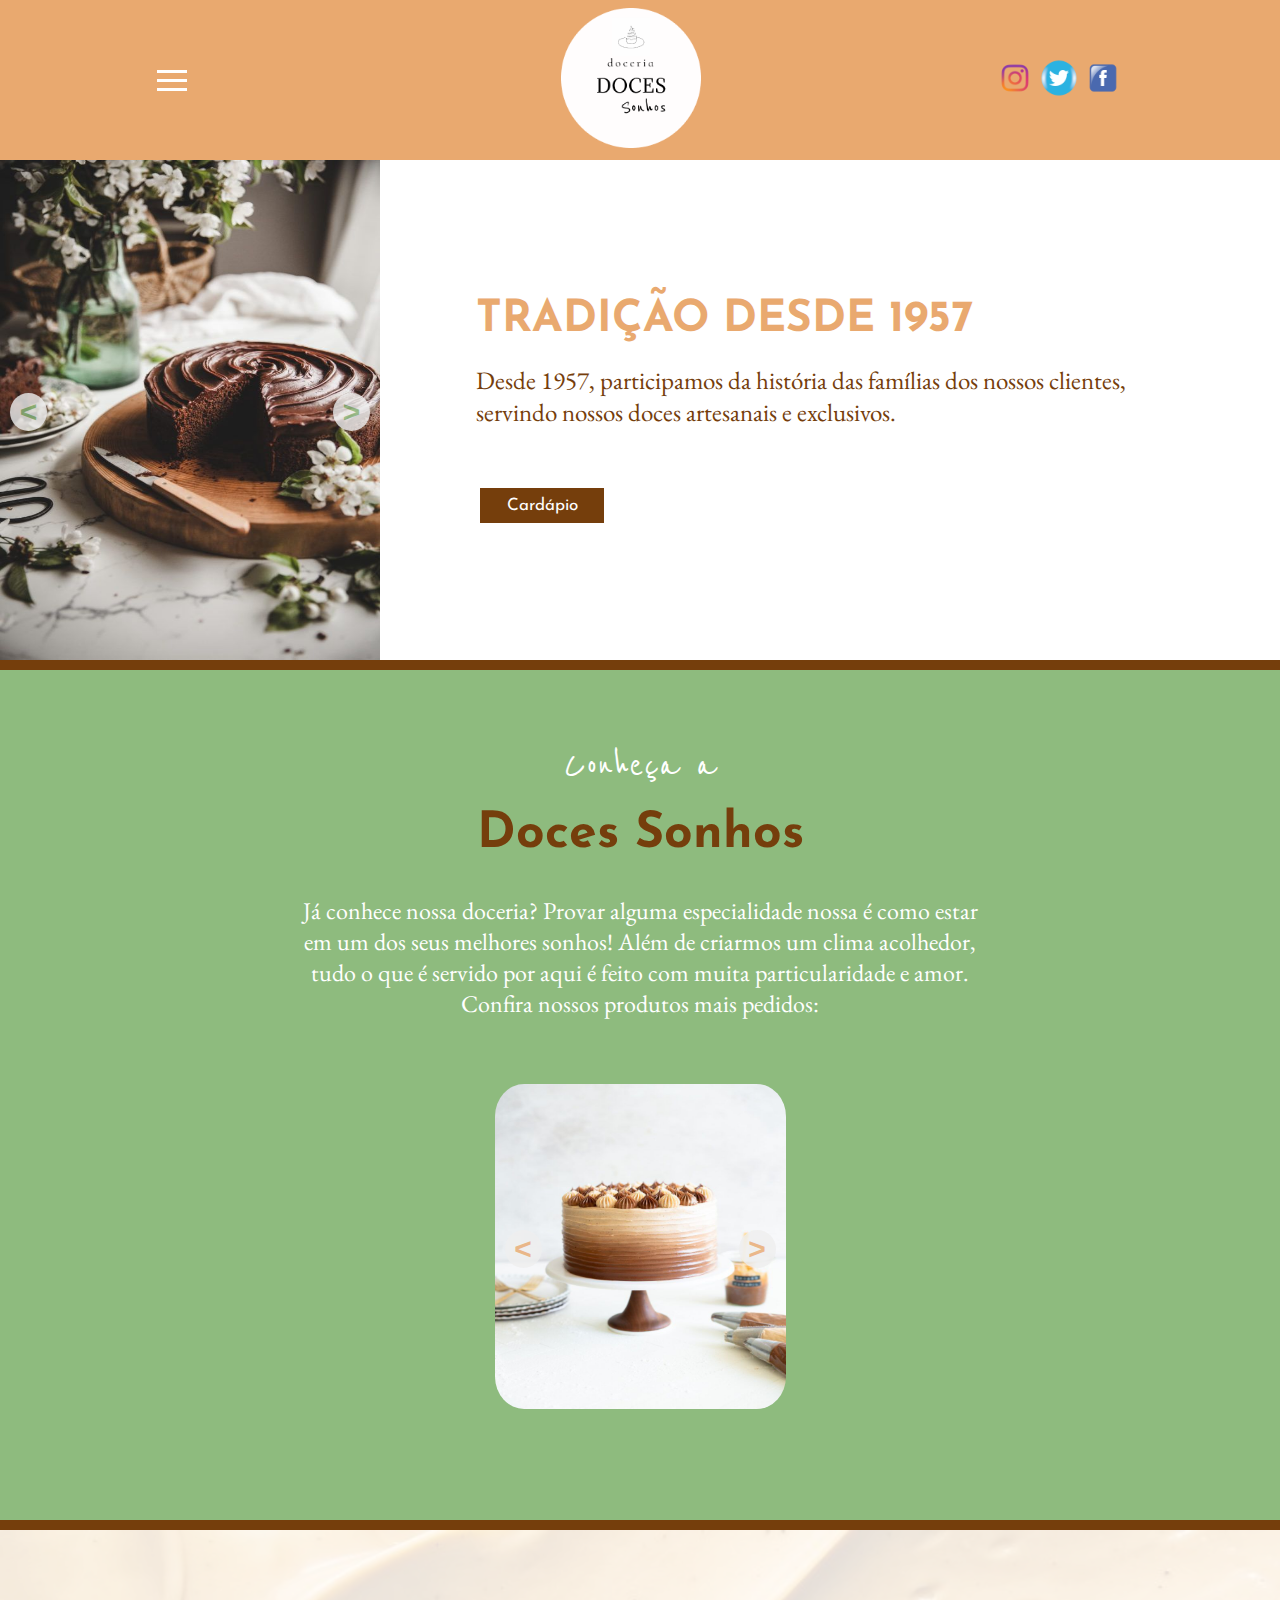
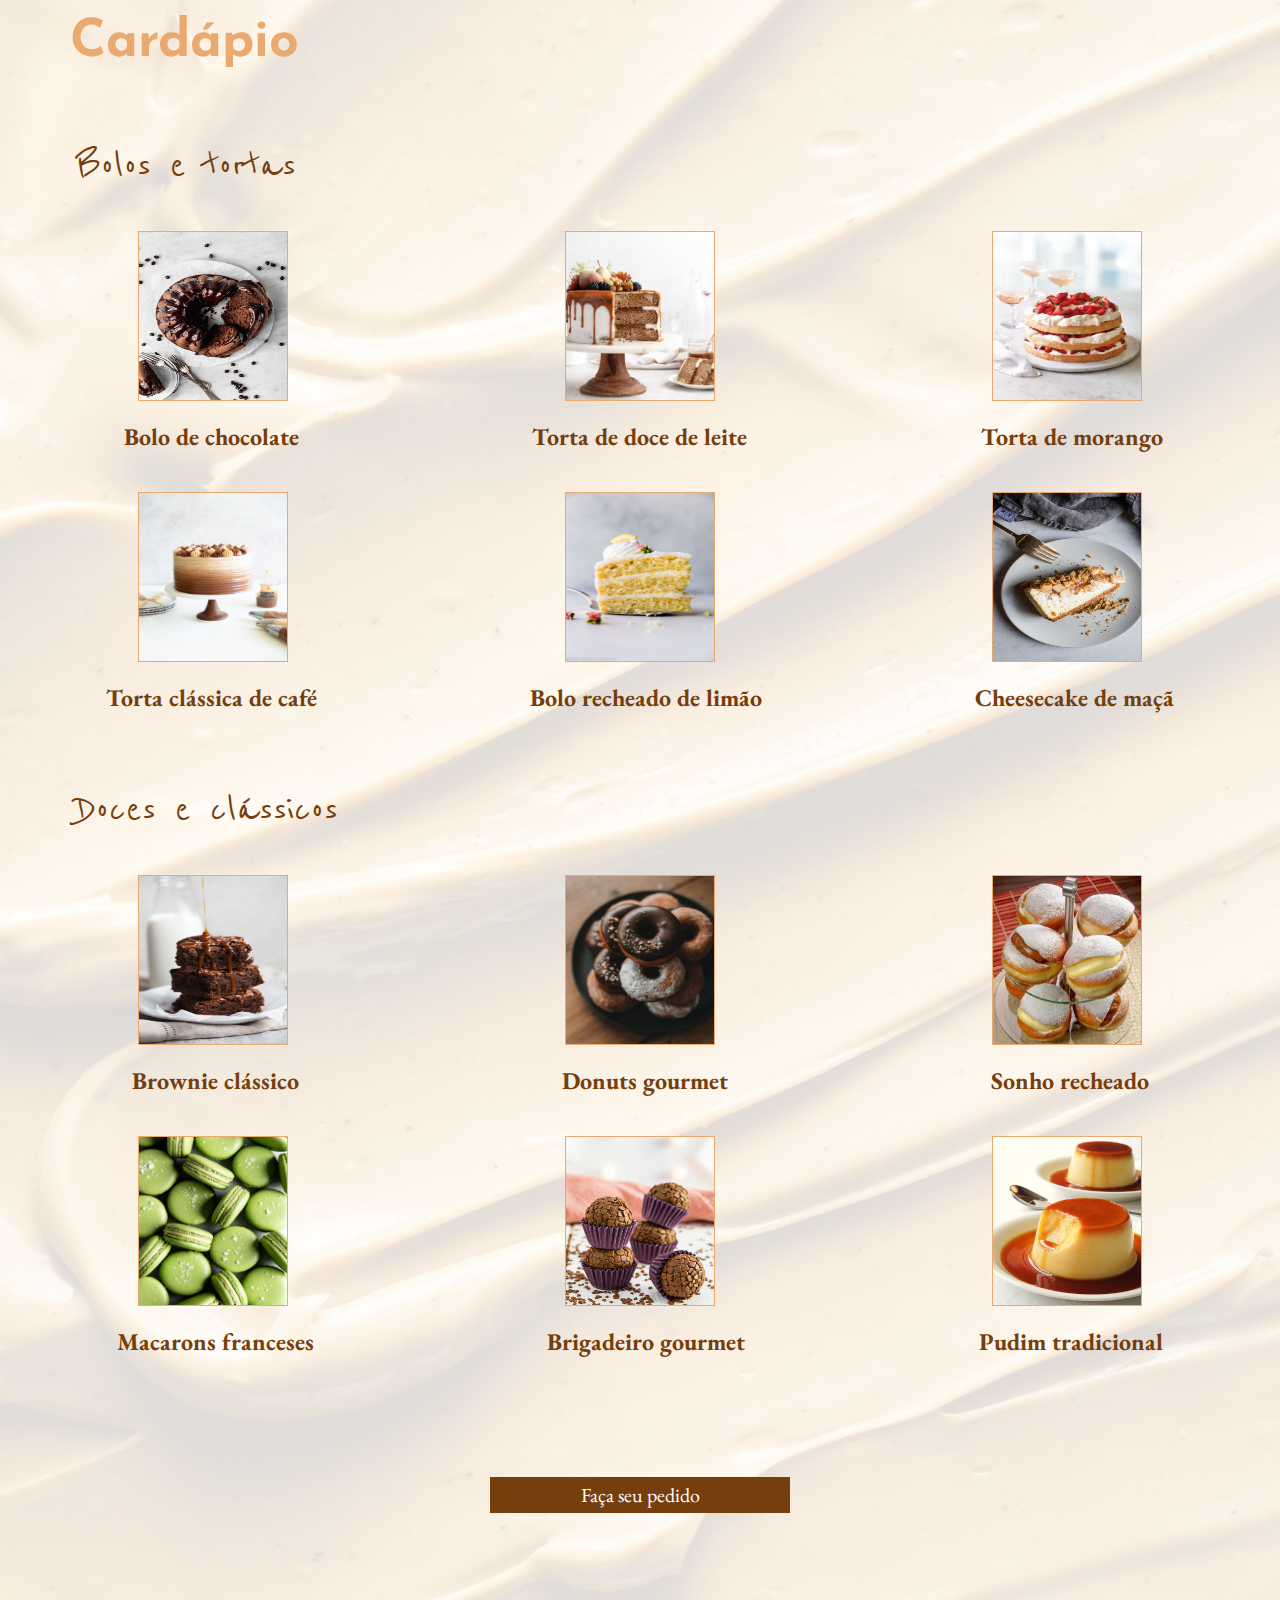
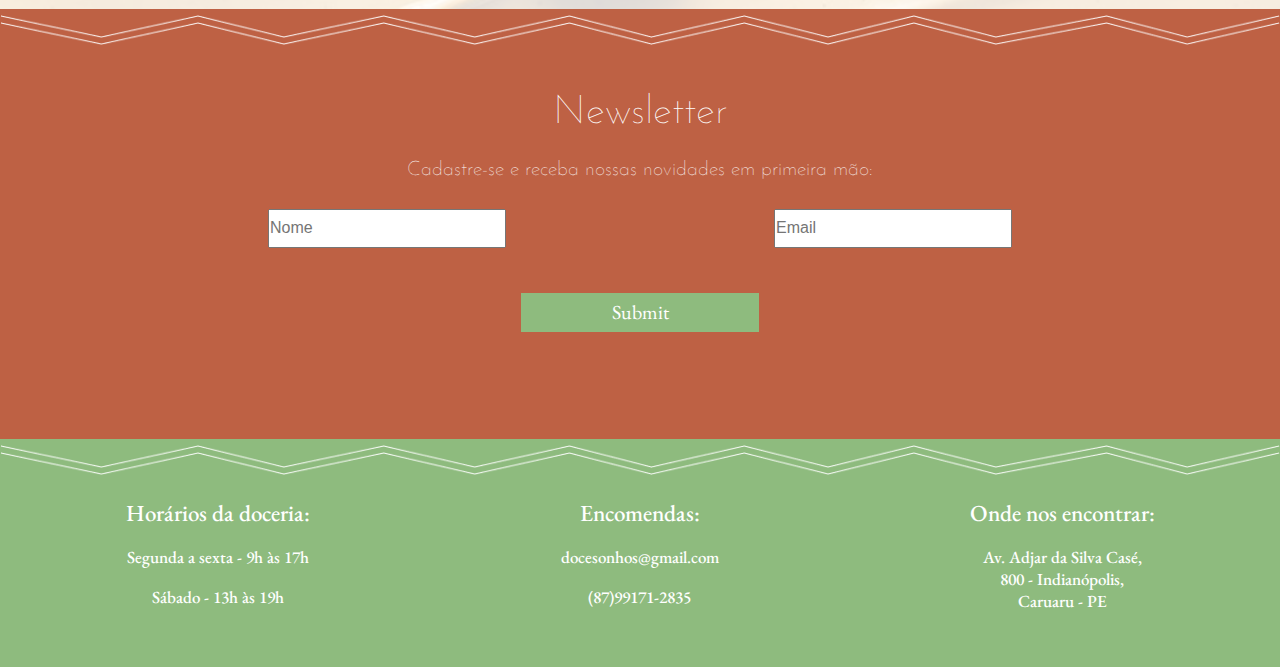
<file: DoceriaDocesSonhos/Views/Home/index.html>
<!DOCTYPE html>
<html lang="pt-br">
<head>
    <meta charset="UTF-8">
    <meta name="viewport" content="width=device-width, initial-scale=1.0">
    <title>Doceria Doces Sonhos</title>
    <link rel="stylesheet" type="text/css" href="style/home.css">
</head>
<body>
    <header>
        <section class="header" id="header">
            <div id="mySidenav" class="sidenav">
                <a href="javascript:void(0)" class="closebtn" onclick="closeNav()">&times;</a>
                <a href="#" onclick="open_pedidos()">Pedidos</a>
                <a href="#header">Home</a>
                <a href="#pagina2">Conheça-nos</a>
                <a href="#pagina-cardapio">Cardápio</a>
                <a href="#newsletter">Informações</a>
                <a href="#pagina-carrinho" onclick="open_carrinho()">Ver carrinho</a>
            </div>
            <span onclick="openNav()">
                <div class="icone-menu"></div>
                <div class="icone-menu"></div>
                <div class="icone-menu"></div>
            </span>
            <div>
                <a href="#header">
                    <img src="img/logo-site.png" class="logo-site" alt="logo do site">
                </a>
            </div>
            <nav class="icones">
                <a href="https://www.instagram.com/elida.gouv/" target="_blank">
                    <img src="img/icone-instagram.png" class="instagram" alt="nosso instagram">
                </a>
                <a href="https://twitter.com/egouveia_" target="_blank">
                    <img src="img/icone-twitter.png" class="twitter" alt="nosso twitter"></a>
                <a href="https://www.facebook.com/profile.php?id=100007895179325" target="_blank">
                    <img src="img/icone-facebook.png" class="facebook" alt="nosso facebook"></a>
            </nav>
        </section>
    </header>

    <section class="main-landing-page">
        <div class="carousel">
            <div class="primeiro_carrossel carousel_item carousel_item--visible">
                <img src="img/foto-principal.jpg" alt="foto bolo de chocolate">
            </div>
            <div class="primeiro_carrossel carousel_item">
                <img src="img/foto-creme.jpg" alt="foto de um creme">
            </div>
            <div class="primeiro_carrossel carousel_item">
                <img src="img/muffin.jpg" alt="foto muffin">
            </div>
            <div class="carousel_actions">
                <button onclick="logicaCarrossel('primeiro_carrossel', false)" aria-label="Previous"><</button>
                <button onclick="logicaCarrossel('primeiro_carrossel', true)" aria-label="Next">></button>
            </div>
        </div>
      
        <section class="conteudo-landing-page">
            <div class="tradicao-landing-page">
                <h1>TRADIÇÃO DESDE 1957</h1>
            </div>
            <p class="paragrafo-landing-page">Desde 1957, participamos da história das famílias dos nossos clientes, <br> servindo nossos doces artesanais e exclusivos.</p>
            <div class="cardapio-landing-page">
                <button class="btn-cardapio" type="button">
                    <a href ="#pagina-cardapio">Cardápio</a></button>
            </div>
        </section>
    </section>
    <hr class="hr-landing-page">
    <section class="pagina2" id="pagina2">
        <div class="conteudo-page2">
            <h2 class="titulo1-page2">Conheça a</h2>
            <h1 class="titulo2-page2">Doces Sonhos</h1>
            <p class="paragrafo-page2">Já conhece nossa doceria? Provar alguma especialidade nossa é como estar <br> em um dos seus melhores sonhos! Além de criarmos um clima acolhedor, <br> tudo o que é servido por aqui é feito com muita particularidade e amor. <br> Confira nossos produtos mais pedidos:
            </p>
            <div class="carousel2"> 
                <div class="segundo_carrossel carousel_item carousel_item--visible">
                    <img src="img/torta-de-cafe.jpg" alt="foto de uma torta de café">
                </div>
                <div class="segundo_carrossel carousel_item">
                    <img src="img/brownie.jpg" alt="foto de um brownie">
                </div>
                <div class="segundo_carrossel carousel_item">
                    <img src="img/bolo-de-limao.jpg" alt="foto de um bolo de limão">
                </div>
                <div class="segundo_carrossel carousel_item">
                    <img src="img/macarons.jpg" alt="foto de macarons">
                </div>
                <div class="carousel_actions">
                    <button onclick="logicaCarrossel('segundo_carrossel', false)" aria-label="Previous"><</button>
                    <button onclick="logicaCarrossel('segundo_carrossel', true)" aria-label="Next">></button>
                </div>
            </div>
        </div>
    </section>
    <hr class="hr-pagina2">
    <section class="pagina-cardapio" id="pagina-cardapio">
        <img src="img/foto-pagina-de-cardapio.jpg" alt="" class="foto-principal-cardapio">
        <div class="conteudo-pagina-de-cardapio">
            <h1 class="titulo-cardapio">Cardápio</h1>
            <h2>Bolos e tortas </h2>
            <div class="imagens-cardapio">
                <img src="img/bolo-de-chocolate.jpg" alt="bolo de chocolate">
                <img src="img/torta-doce-de-leite.jpg" alt="torta de doce de leite">
                <img src="img/torta-de-morango.jpg" alt="torta de morango">
            </div>
            <div class="produtos-cardapio">
                <h1 class="produto1">Bolo de chocolate</h1>
                <h1 class="produto2">Torta de doce de leite</h1>
                <h1 class="produto3">Torta de morango</h1>
            </div>
            <div class="imagens-cardapio">
                <img src="img/torta-de-cafe.jpg" alt="torta de café">
                <img src="img/bolo-de-limao.jpg" alt="bolo de limão">
                <img src="img/cheesecake-maca.jpg" alt="cheesecake de maçã">
            </div>
            <div class="produtos-cardapio">
                <h1 class="produto4">Torta clássica de café</h1>
                <h1 class="produto5">Bolo recheado de limão</h1>
                <h1 class="produto6">Cheesecake de maçã</h1>
            </div>
            <div class="topo-cardapio">
                <h2>Doces e clássicos </h2>
            </div>
            <div class="imagens-cardapio">
                <img src="img/brownie.jpg" alt="brownie clássico">
                <img src="img/donuts.jpg" alt="donuts">
                <img src="img/sonho.jpg" alt="sonho recheado">
            </div>
            <div class="produtos-cardapio">
                <h1 class="produto7">Brownie clássico</h1>
                <h1 class="produto8">Donuts gourmet</h1>
                <h1 class="produto9">Sonho recheado</h1>
            </div>
            <div class="imagens-cardapio">
                <img src="img/macarons.jpg" alt="macarons">
                <img src="img/brigadeiro.jpg" alt="brigadeiro gourmet">
                <img src="img/pudim.jpg" alt="pudim tradicional">
            </div>
            <div class="produtos-cardapio">
                <h1 class="produto10">Macarons franceses</h1>
                <h1 class="produto11">Brigadeiro gourmet</h1>
                <h1 class="produto12">Pudim tradicional</h1>
            </div>
            <div class="botao-pedido">
                <button type="button" class="btn-pedido" id="btn-pedido" onclick="fazer_pedido()">Faça seu pedido</button>
            </div>
        </div>
    </section>
    <section class="newsletter" id="newsletter">
        <div class="conteudo-newsletter">
            <div class="linha-decoracao">
                <img src="img/decoracao.png" alt="" class="linha1">
                <img src="img/decoracao.png" alt="" class="linha2">
            </div>
            <h1>Newsletter</h1>
            <h3>Cadastre-se e receba nossas novidades em primeira mão:</h3>
        </div>
        <form action="">
            <div class="inputs-newsletter">
                <input type="text" class="input-nome" placeholder="Nome" id="nome" required>
                <input type="email" class="input-email" placeholder="Email" id="email" required>
            </div>
            <div id="inputEnviar">
                <input type="submit" id="iptEnviar">
            </div>
        </form>
    </section>
    <footer>
        <section class="footer">
            <div class="linha-decoracao">
                <img src="img/decoracao.png" alt="" class="linha1">
                <img src="img/decoracao.png" alt="" class="linha2">
            </div>
            <div class="inf-footer">
                <div class="horarios">
                    <h2>Horários da doceria:</h2>
                    <h1>Segunda a sexta - 9h às 17h</h1>
                    <h1>Sábado - 13h às 19h</h1>
                </div>
                <div class="encomendas">
                    <h2>Encomendas:</h2>
                    <h1>docesonhos@gmail.com</h1>
                    <h1>(87)99171-2835</h1>
                </div>
                <div class="endereco">
                    <h2>Onde nos encontrar:</h2>
                    <h1>Av. Adjar da Silva Casé, <br> 800 - Indianópolis, <br> Caruaru - PE</h1>
                </div>
            </div>
        </section>
    </footer>

    <script type="text/javascript" src="js/menuHome.js"></script>
    <script type="text/javascript" src="js/carrosselHome.js"></script>
    <script type="text/javascript" src="js/redirecionamentoHome.js"></script>
    <script type="text/javascript" src="js/redirecionamentoPedido.js"></script>

</body>
</html>
</file>
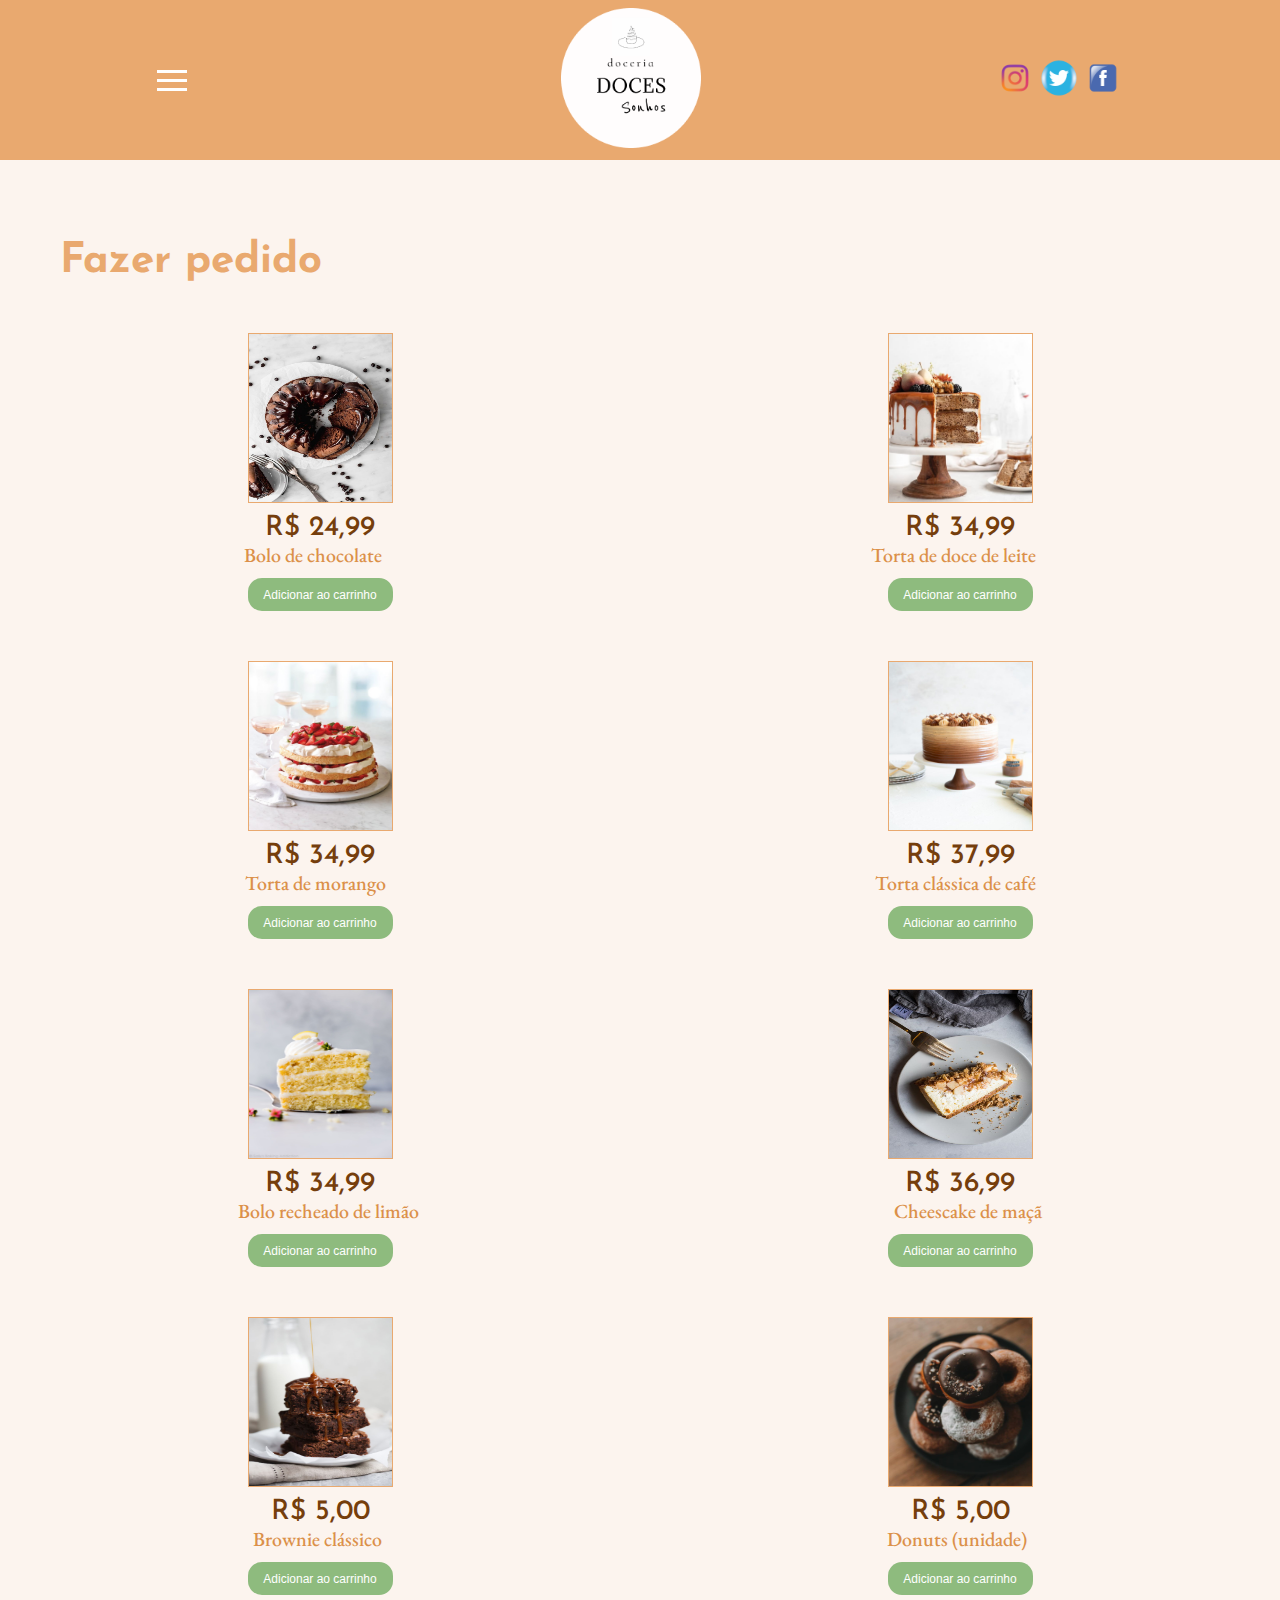
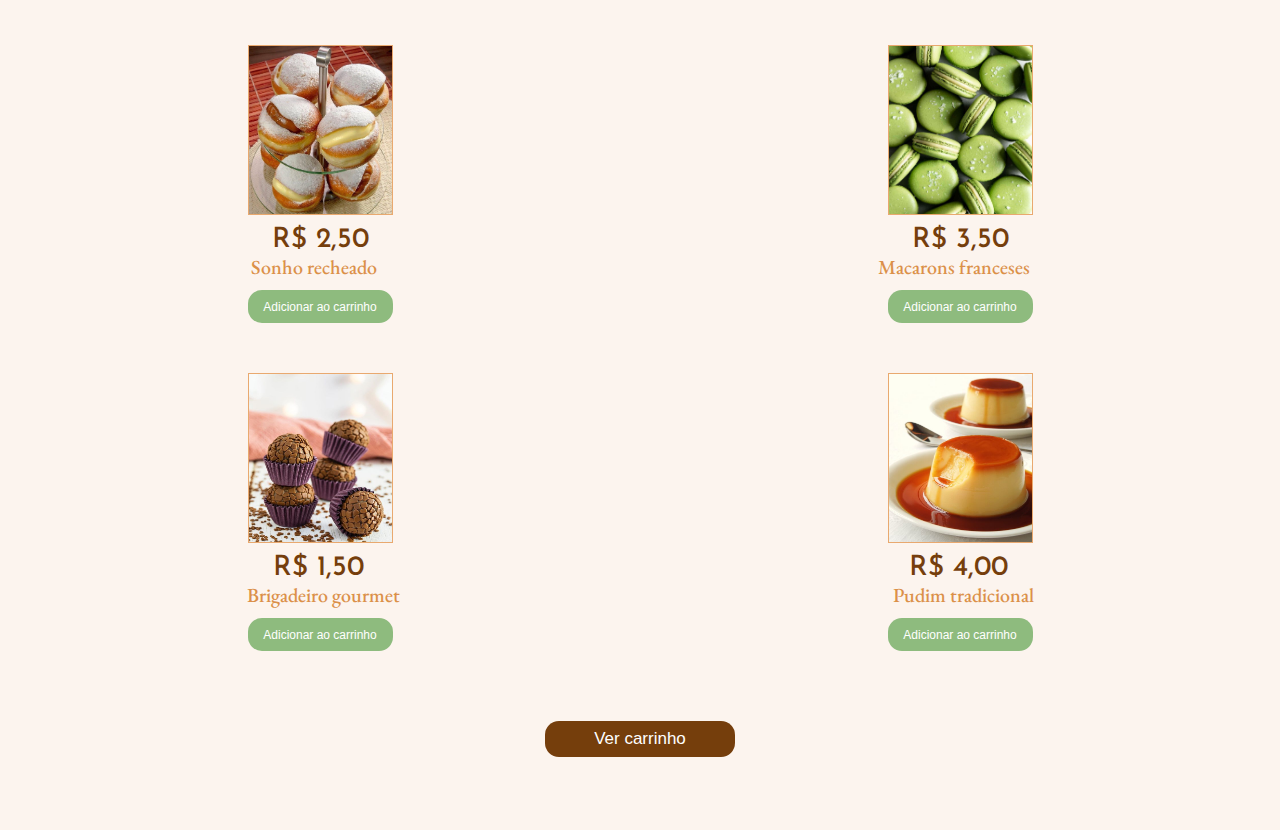
<file: DoceriaDocesSonhos/Views/Home/pedido.html>
<!DOCTYPE html>
<html lang="pt-br">
<head>
    <meta charset="UTF-8">
    <meta name="viewport" content="width=device-width, initial-scale=1.0">
    <title>Doceria Doces Sonhos</title>    
    <link rel="stylesheet" type="text/css" href="style/pedido.css">
</head>
<body>
    <header>
        <section class="header" id="header">
            <div id="mySidenav" class="sidenav">
                <a href="javascript:void(0)" class="closebtn" onclick="closeNav()">&times;</a>
                <a href="#header">Pedidos</a>
                <a href="#" onclick="open_home()">Home</a>
                <a href="#" onclick="open_conheca()">Conheça-nos</a>
                <a href="#" onclick="open_cardapio()">Cardápio</a>
                <a href="#" onclick="open_news()">Informações</a>
                <a href="#" onclick="open_carrinho2()">Ver carrinho</a>
            </div>
            <span onclick="openNav()">
                <div class="icone-menu"></div>
                <div class="icone-menu"></div>
                <div class="icone-menu"></div>
            </span>
            <div>
                <a onclick="open_home()">
                    <img src="img/logo-site.png" class="logo-site" alt="logo do site">
                </a>
            </div>
            <nav class="icones">
                <a href="https://www.instagram.com/elida.gouv/" target="_blank">
                    <img src="img/icone-instagram.png" class="instagram" alt="nosso instagram">
                </a>
                <a href="https://twitter.com/egouveia_" target="_blank">
                    <img src="img/icone-twitter.png" class="twitter" alt="nosso twitter"></a>
                <a href="https://www.facebook.com/profile.php?id=100007895179325" target="_blank">
                    <img src="img/icone-facebook.png" class="facebook" alt="nosso facebook"></a>
            </nav>
        </section>
    </header>
    <section id="pag-pedido">
        <div class="conteudo-pedido">
            <div id="titulo-pedido">
                <h1>Fazer pedido</h1>
            </div>
            <div class="imagens-pedido">
                <img src="img/bolo-de-chocolate.jpg" alt="Bolo de chocolate">
                <img src="img/torta-doce-de-leite.jpg" alt="Torta de doce de leite">
            </div>
            <div class="preco-pedido">
                <h3>R$ 24,99</h3>
                <h3>R$ 34,99</h3>
            </div>
            <div class="produtos-pedido">
                <h3>Bolo de chocolate</h3>
                <h3>Torta de doce de leite</h3>
            </div>
            <div class="adicionar-pedidos">
                <button>Adicionar ao carrinho</button>
                <button>Adicionar ao carrinho</button>
            </div>
            <div class="imagens-pedido">
                <img src="img/torta-de-morango.jpg" alt="Torta de morango">
                <img src="img/torta-de-cafe.jpg" alt="Torta clássica de café">
            </div>
            <div class="preco-pedido">
                <h3>R$ 34,99</h3>
                <h3>R$ 37,99</h3>
            </div>
            <div class="produtos-pedido">
                <h3>Torta de morango</h3>
                <h3>Torta clássica de café</h3>
            </div>
            <div class="adicionar-pedidos">
                <button>Adicionar ao carrinho</button>
                <button>Adicionar ao carrinho</button>
            </div>
            <div class="imagens-pedido">
                <img src="img/bolo-de-limao.jpg" alt="Bolo de limão">
                <img src="img/cheesecake-maca.jpg" alt="Cheescake de maçã">
            </div>
            <div class="preco-pedido">
                <h3>R$ 34,99</h3>
                <h3>R$ 36,99</h3>
            </div>
            <div class="produtos-pedido">
                <h3>Bolo recheado de limão</h3>
                <h3>Cheescake de maçã</h3>
            </div>
            <div class="adicionar-pedidos">
                <button>Adicionar ao carrinho</button>
                <button>Adicionar ao carrinho</button>
            </div>
            <div class="imagens-pedido">
                <img src="img/brownie.jpg" alt="Brownie clássico">
                <img src="img/donuts.jpg" alt="Donuts">
            </div>
            <div class="preco-pedido">
                <h3>R$ 5,00</h3>
                <h3>R$ 5,00</h3>
            </div>
            <div class="produtos-pedido">
                <h3>Brownie clássico</h3>
                <h3>Donuts (unidade)</h3>
            </div>
            <div class="adicionar-pedidos">
                <button>Adicionar ao carrinho</button>
                <button>Adicionar ao carrinho</button>
            </div>
            <div class="imagens-pedido">
                <img src="img/sonho.jpg" alt="Sonho recheado">
                <img src="img/macarons.jpg" alt="Macarons franceses">
            </div>
            <div class="preco-pedido">
                <h3>R$ 2,50</h3>
                <h3>R$ 3,50</h3>
            </div>
            <div class="produtos-pedido">
                <h3>Sonho recheado</h3>
                <h3>Macarons franceses</h3>
            </div>
            <div class="adicionar-pedidos">
                <button>Adicionar ao carrinho</button>
                <button>Adicionar ao carrinho</button>
            </div>
            <div class="imagens-pedido">
                <img src="img/brigadeiro.jpg" alt="Brigadeiro">
                <img src="img/pudim.jpg" alt="Pudim">
            </div>
            <div class="preco-pedido">
                <h3>R$ 1,50</h3>
                <h3>R$ 4,00</h3>
            </div>
            <div class="produtos-pedido">
                <h3>Brigadeiro gourmet</h3>
                <h3>Pudim tradicional</h3>
            </div>
            <div class="adicionar-pedidos">
                <button>Adicionar ao carrinho</button>
                <button>Adicionar ao carrinho</button>
            </div>
            <div id="ver_carrinho">
                <button>Ver carrinho</button>
            </div>
            
        </div>
        </div>
    </section>

    <script type="text/javascript" src="js/menuHome.js"></script>
    <script type="text/javascript" src="js/redirecionamentoHome.js"></script>
    <script type="text/javascript" src="js/redirecionamentoPedido.js"></script>
</body>
</html>
</file>
<file: DoceriaDocesSonhos/Views/Home/style/home.css>
@import url('https://fonts.googleapis.com/css2?family=Josefin+Sans&display=swap');
@import url('https://fonts.googleapis.com/css2?family=EB+Garamond&display=swap');
@import url('https://fonts.googleapis.com/css2?family=Reenie+Beanie&display=swap');

* {
    margin:0;
    padding: 0;
    box-sizing: border-box;
    text-decoration: none;
}

body {
  font-size: 100%;
}

.header {
    display: flex;
    background-color:#E9A96F;
    height: 160px;
    flex-direction: row;
    align-items: center;
    justify-content: space-around;
}

.logo-site {
    height: 140px;
    margin-left: 60px;
    margin-right: -20px;
}

.instagram, .twitter, .facebook {
    height: 40px;
    width: 40px;
}

/* menu */

/* The side navigation menu */
.sidenav {
    height: 100%; 
    width: 0; /* 0 width - change this with JavaScript */
    position: fixed; 
    z-index: 1; 
    top: 0; 
    left: 0;
    background-color: #753E0C;
    overflow-x: hidden; /* Disable horizontal scroll */
    padding-top: 60px; /* Place content 60px from the top */
    transition: 0.5s; /* 0.5 second transition effect to slide in the sidenav */
  }
  
  /* links menu */
.sidenav a {
  padding: 8px 8px 8px 32px;
  font-size: 25px;
  color: white;
  display: block;
  transition: 0.3s;
  margin: 18px;
  padding-top: 30px;
  font-family: Josefin Sans;
}
  
.sidenav a:hover {
  color: #E9A96F;
  font-size: 28px;
}
  
  /* Position and style the close button (top right corner) */
.sidenav .closebtn {
  position: absolute;
  top: 0;
  right: 23px;
  font-size: 50px;
  margin-left: 50px;
  padding-top: 30px;
}
  
  /* Style page content - use this if you want to push the page content to the right when you open the side navigation */
#main {
  transition: margin-left .5s;
  padding: 20px;
}
  
  /* On smaller screens, where height is less than 450px, change the style of the sidenav (less padding and a smaller font size) */
@media screen and (max-height: 450px) {
  .sidenav { 
    padding-top: 15px;
  }
  .sidenav a { 
    font-size: 18px;
  }
}

.icone-menu {
  width: 30px;
  height: 3px;
  background-color: white;
  margin: 6px 0;
  cursor: pointer;
}

  /* carousel */

.carousel {
  overflow: hidden;
  max-width: 500px;
  position: relative;
}

.carousel .carousel_item, .carousel .carousel_item--hidden {
  display: none;
}

.carousel .carousel_item img {
  width: 380px;
  max-width: 500px;
  height: 500px;
}

.carousel .carousel_item--visible {
  display: block;
  animation: fadeVisibility 0.5s;
}

@keyframes fadeVisibility {
  0% {
    opacity: 0;
  }
  100% {
    opacity: 1;
    transform: opacity linear;
  }
}

.carousel .carousel_actions {
  display: flex;
  width: 100%;
  justify-content: space-between;
  position:absolute;
  top: 50%;
  transform: translateY(-50%);
  opacity: 80%;
  align-items: flex-start;
  padding: 10px;
}

.carousel .carousel_actions button {
  width: 37px;
  height: 38px;
  border-radius: 50%;
  border: 0;
  font-weight: bold;
  color:#8EBB7E;
  font-size: 30px;
  cursor: pointer;
}

/* conteudo landing page */

.main-landing-page {
  display: flex;
  justify-content: flex-start;
  
}

.conteudo-landing-page {
  display: flex;
  flex-direction: column;
  margin-top: 20px;
}

.tradicao-landing-page {
  padding-top: 118px;
  text-align: left;
  align-items: center;
  margin-left: 96px;
  padding-right: 0;
  padding-left: 0;
}

.tradicao-landing-page h1 {
  font-family: Josefin Sans;
  width: 100%;
  color: #E9A96F;
  font-size: 44px;
}

.paragrafo-landing-page {
  font-family:EB Garamond;
  font-size: 25px;
  color:#753E0C;
  padding-top: 22px;
  text-align: left;
  margin-left: 96px;
}

.btn-cardapio {
  width: 124px;
  height: 35px;
  background-color: #753E0C;
  border: 0;
  cursor: pointer;
  margin-top: 40px;
  margin-left: 50px;
}

.btn-cardapio a {
  font-family: Josefin Sans;
  font-size: 17px;
  color: white;
}

.btn-cardapio a:hover {
  font-family: Josefin Sans;
  font-size: 18px;
  color:#E9A96F;
  background-color: #753E0C;
  border: white;
}

.cardapio-landing-page {
  display: flex;
  justify-content: space-between;
  align-self: auto;
  margin-top: 20px;
  margin-left: 50px;
}

.hr-landing-page {
  height: 10px;
  background-color: #753E0C;
  border: 0;
  margin-top: -4px;
}

/* conheça-nos */

.pagina2 {
  background-color:#8EBB7E;
  height: 850px;
  position:relative;
}

.conteudo-page2 {
  display: flex;
  flex-direction: column;
  justify-content: center;
  align-items: center;
}

.titulo1-page2 {
  color:white;
  font-family:Reenie Beanie;
  text-align: center;
  font-weight: 100;
  font-size: 42px;
  padding: 70px;
}

.titulo2-page2 {
  font-family: Josefin Sans;
  color: #753E0C;
  text-align: center;
  font-size: 50px;
  font-weight: bold;
  margin-top: -50px;
}

.titulo2-page2:hover {
  font-family: Josefin Sans;
  color:#753E0C;
  text-align: center;
  font-size: 52px;
  font-weight: bold;
  margin-top: -50px;
}

.paragrafo-page2 {
  font-family: EB Garamond;
  color:white;
  font-size: 24px;
  font-weight: 100;
  text-align: center;
  margin-top: 35px;
}

/* segundo carousel */

.carousel2 {
  overflow: hidden;
  max-width: 320px;
  position: relative;
  margin-top: 65px;
}

.carousel2 .carousel_item, .carousel2 .carousel_item--hidden {
  display: none;
}

.carousel2 .carousel_item img {
  max-width: 320px;
  width: 291px;
  height: 325px;
  border-radius: 10%;
}

.carousel2 .carousel_item--visible {
  display: block;
  animation: fadeVisibility 0.5s;
}

.carousel2 .carousel_actions {
  display: flex;
  width: 100%;
  top: 50%;
  justify-content: space-between;
  position: absolute;
  opacity: 80%;
  transform: translateY(-50%);
  align-items: flex-start;
  padding: 10px;
}

.carousel2 .carousel_actions button {
  width: 37px;
  height: 38px;
  border-radius: 50%;
  border: 0;
  font-weight: bold;
  color:#E9A96F;
  font-size: 30px;
  cursor: pointer;

}

.hr-pagina2 {
  height: 10px;
  background-color: #753E0C;
  border: 0;
}

/* pagina de cardapio */

.pagina-cardapio {
  height: 1679px;
  background-color: white;
}

.foto-principal-cardapio {
  opacity: 15%;
  position: absolute;
  height: 1679px;
  width: 100%;
}

.conteudo-pagina-de-cardapio {
  z-index: 2;
  position: absolute;
  width: 100%;
}

.titulo-cardapio {
  font-family: Josefin Sans;
  font-size: 52px;
  color: #E9A96F;
  padding-top: 87px;
  padding-left: 70px;
  position: relative;
}

.conteudo-pagina-de-cardapio h2 {
  font-size: 45px;
  font-family: Reenie Beanie;
  color: #753E0C;
  font-weight: 100;
  padding-left: 76px;
  padding-top: 70px;
  position:relative;
}

.imagens-cardapio {
  display: flex;
  flex-direction: row;
  justify-content:space-around;
  align-items: center;
  margin-top: 40px;
}

.imagens-cardapio img {
  border: 1px solid #E9A96F;
  width: 150px;
  height:170px;
}

.produtos-cardapio {
  display: flex;
  flex-direction: row;
  justify-content: space-around;
  align-items: center;
}

.produtos-cardapio h1 {
  font-size: 24px;
  font-family: EB Garamond;
  color:#753E0C;
  padding-top: 20px;
}

.produto1 {
  padding-left: 7px;
}

.btn-pedido {
  height: 36px;
  width: 300px;
  color:white;
  background-color:#753E0C;
  font-family: EB Garamond;
  font-size: 20px;
  font-weight: 100;
  border:0;
  cursor: pointer;
}

.btn-pedido:hover {
  height: 36px;
  width: 300px;
  color:white;
  background-color:#BE6144;
  font-family: EB Garamond;
  font-size: 21px;
  font-weight: 100;
  border:0;
  cursor: pointer;
}

.botao-pedido {
  display:flex;
  justify-content: center;  
  align-items: center;
  padding-top: 120px;
}

/*newsletter*/

.newsletter {
  height: 430px;
  background-color: #BE6144;
}

.linha-decoracao {
  padding-top: 13px;
  display: flex;
  flex-direction: column;
}

.linha2 {
  margin-top: -30px;
}

.inputs-newsletter {
  padding-top: 29px;
  display: flex;
  justify-content: space-evenly;
}

.conteudo-newsletter h1 {
  font-family: Josefin Sans;
  font-size: 40px;
  color: white;
  font-weight: 100;
  text-align: center;
  padding-top: 55px;
}

.conteudo-newsletter h3 {
  font-family: Josefin Sans;
  font-size: 20px;
  color: white;
  font-weight: 100;
  text-align: center;
  padding-top: 27px;
}

.input-nome, .input-email {
  height: 39px;
  width: 238px;
  font-size: 16px;
}

.erroInput {
  height: 39px;
  width: 238px;
  border: 2px solid rgb(180, 28, 28) !important;
}

#iptEnviar {
  height: 39px;
  width: 238px;
  background-color:#8EBB7E;
  border: none;
  cursor: pointer;
  font-family: EB Garamond;
  color:white;
  font-size: 20px;
}

#iptEnviar:hover {
  height: 39px;
  width: 238px;
  background-color:#8EBB7E;
  border: none;
  cursor: pointer;
  font-family: EB Garamond;
  color:white;
  font-size: 22px;
}

#inputEnviar {
  display: flex;
  align-items: center;
  justify-content: center;
  padding-top: 45px;
}

.footer {
  height: 228px;
  background-color: #8EBB7E;
}

.inf-footer {
  display: flex;
  flex-direction: row;
  justify-content: space-around;
  padding-top: 30px;
}

.horarios h1, .encomendas h1, .endereco h1 {
  font-family: EB Garamond;
  font-weight: 500;
  font-size: 17px;
  color: white;
  font-weight: 500;
  padding-top: 18px;
}

.horarios h2, .encomendas h2, .endereco h2 {
  font-family: EB Garamond;
  font-weight: 500;
  font-size: 23px;
  color: white;
  font-weight: 500;
}

.horarios, .encomendas, .endereco {
  text-align:center;
}

@media only screen and (max-width: 1000px) {
  .header {
    height: 150px;
  }

  .logo-site {
    height: 120px;
  }

  .instagram, .twitter, .facebook {
    height: 35px;
    width: 35px;
  }
  
  .icone-menu {
    width: 26px;
    height: 3px; 
  }

  .tradicao-landing-page h1 {
    font-size: 34px;
    margin-left: -41px;
  }

  .paragrafo-landing-page {
    font-size: 20px;
    margin-left: 60px;
    padding-top: 30px;
  }

  .btn-cardapio {
    width: 120px;
    height: 33px;
  }

  .btn-cardapio a {
    font-size: 16px;
  }

  .btn-cardapio a:hover {
    font-size: 17px;
  }

  .cardapio-landing-page {
    margin-left: 10px;
  }

  .carousel .carousel_item img {
    width: 320px;
    max-width: 500px;
    height: 480px;
  }

  .carousel .carousel_actions button {
    width: 35px;
    height: 36px;
  }

  .titulo1-page2 {
    font-size: 40px;
  }
  
  .titulo2-page2 {
    font-size: 47px;
  }
  
  .titulo2-page2:hover {
    font-size: 48px;
  }
  
  .paragrafo-page2 {
    font-size: 22px;
  }

  .pagina-cardapio {
    height: 1550px;
  }

  .foto-principal-cardapio {
    width: 100%;
    height: 1550px;
    position: absolute;
  }

  .conteudo-pagina-de-cardapio h2 {
    font-size: 34px;
  }

  .titulo-cardapio {
    font-size: 42px;
  }

  .imagens-cardapio img {
    width: 125px;
    height:145px;
  }
  
  .produtos-cardapio h1 {
    font-size: 20px;
  }

  .newsletter {
    height: 412px;
  }
  
  .linha-decoracao {
    padding-top: 13px;
  }

  .linha2 {
    margin-top: -24px;
  }
  
  .inputs-newsletter {
    padding-top: 29px;
  }
  
  .conteudo-newsletter h1 {
    font-size: 39px;
    padding-top: 55px;
  }
  
  .conteudo-newsletter h3 {
    font-size: 19px;
    padding-top: 27px;
  }
  
  .input-nome, .input-email {
    height: 37px;
    width: 233px;
    font-size: 16px;
  }
  
  #iptEnviar {
    height: 37px;
    width: 233px;
    font-size: 20px;
  }
  
  #iptEnviar:hover {
    height: 37px;
    width: 233px;
    font-size: 21px;
  }
  
  #inputEnviar {
    padding-top: 45px;
  }

  .footer {
    height: 210px;
  }
  
  .inf-footer {
    padding-top: 33px;
  }
  
  .horarios h1, .encomendas h1, .endereco h1 {
    font-size: 17px;
    padding-top: 20px;
  }
  
  .horarios h2, .encomendas h2, .endereco h2 {
    font-size: 20px;
  }
}

@media only screen and (max-width: 700px) {
  .header {
    height: 140px;
  }

  .logo-site {
    height: 113px;
  }

  .instagram, .twitter, .facebook {
    height: 31px;
    width: 31px;
  }

  .icone-menu {
    width: 22px;
    height: 2px; 
  }

  .tradicao-landing-page {
    padding-top: 88px;
  }
  
  .tradicao-landing-page h1 {
    font-size: 30px;
    margin-left: -54px;
  }

  .paragrafo-landing-page {
    font-size: 19px;
    margin-left: 40px;
    padding-top: 20px;
  }

  .btn-cardapio {
    width: 110px;
    height: 30px;
  }

  .btn-cardapio a {
    font-size: 14px;
  }

  .btn-cardapio a:hover {
    font-size: 15px;
  }

  .cardapio-landing-page {
    margin-left: -10px;
  }

  .carousel .carousel_item img {
    width: 310px;
    max-width: 400px;
    height: 430px;
  }

  .carousel .carousel_actions button {
    width: 32px;
    height: 33px;
    font-size: 28px;
  }

  .titulo1-page2 {
    font-size: 35px;
  }
  
  .titulo2-page2 {
    font-size: 41px;
  }
  
  .titulo2-page2:hover {
    font-size: 42px;
  }
  
  .paragrafo-page2 {
    font-size: 18px;
  }

  .carousel2 .carousel_item img {
    max-width: 300px;
    width: 285px;
    height: 319px;
  }

  .carousel2 .carousel_actions button {
    width: 35px;
    height: 36px;
    font-size: 28px;
  }

  .pagina-cardapio {
    height: 1410px;
  }

  .foto-principal-cardapio {
    width: 100%;
    height: 1410px;
    position: absolute;
  }

  .conteudo-pagina-de-cardapio h2 {
    padding-left: 0;
    text-align: center;
    font-size: 33px;
  }

  .titulo-cardapio {
    font-size: 40px;
    text-align: center;
    padding-left: 0;
  }

  .imagens-cardapio img {
    width: 105px;
    height:125px;
  }
  
  .produtos-cardapio h1 {
    font-size: 16px;
  }

  .btn-pedido {
    height: 33px;
    width: 270px;
    font-size: 19px;
  }
  
  .btn-pedido:hover {
    height: 33px;
    width: 270px;
    font-size: 20px;
  }
  
  .botao-pedido {
    padding-top: 110px;
  }

  .newsletter {
    height: 430px;
  }
  
  .linha-decoracao {
    padding-top: 13px;
  }

  .linha1 {
    margin-top: 5px;
  }

  .linha2 {
    margin-top: -18px;
  }
  
  .inputs-newsletter {
    flex-direction: column;
    align-items: center;
    padding-top: 40px;
  }
  
  .conteudo-newsletter h1 {
    font-size: 36px;
    padding-top: 52px;
  }
  
  .conteudo-newsletter h3 {
    font-size: 15px;
    padding-top: 27px;
    text-align:center;
  }
  
  .input-nome, .input-email {
    height: 29px;
    width: 216px;
    font-size: 12px;
    margin: 10px;
  }
  
  #iptEnviar {
    height: 23px;
    width: 154px;
    font-size: 14px;
  }
  
  #iptEnviar:hover {
    height: 23px;
    width: 154px;
    font-size: 15px;
  }
  
  #inputEnviar {
    padding-top: 45px;
  }

  .footer {
    height: 200px;
  }
  
  .inf-footer {
    padding-top: 33px;
  }
  
  .horarios h1, .encomendas h1, .endereco h1 {
    font-size: 14px;
    padding-top: 20px;
  }
  
  .horarios h2, .encomendas h2, .endereco h2 {
    font-size: 18px;
  }
}

@media only screen and (max-width: 450px) {
  .header {
    height: 130px;
  }

  .logo-site {
    height: 108px;
  }

  .instagram, .twitter, .facebook {
    height: 27px;
    width: 27px;
  }

  .icone-menu {
    width: 19px;
    height: 2px; 
  }

  .tradicao-landing-page {
    padding-top: 60px;
  }

  .tradicao-landing-page h1{
    font-size: 26px;
    margin-left: -63px;
    text-align: left;
  }

  .paragrafo-landing-page {
    font-size: 16px;
    margin-left: 34px;
    padding-top: 20px;
  }

  .btn-cardapio {
    width: 98px;
    height: 28px;
  }

  .btn-cardapio a {
    font-size: 13px;
  }

  .btn-cardapio a:hover {
    font-size: 14px;
  }

  .cardapio-landing-page {
    margin-left: -18px;
  }

  .carousel .carousel_item img {
    width: 290px;
    max-width: 300px;
    height: 410px;
  }

  .carousel .carousel_actions button {
    width: 30px;
    height: 31px;
    font-size: 28px;
  }

  .titulo1-page2 {
    padding-top: 90px;
    font-size: 30px;
  }
  
  .titulo2-page2 {
    font-size: 36px;
  }
  
  .titulo2-page2:hover {
    font-size: 37px;
  }
  
  .paragrafo-page2 {
    font-size: 14px;
  }

  .carousel2 .carousel_item img {
    max-width: 270px;
    width: 255px;
    height: 290px;
  }

  .carousel2 .carousel_actions button {
    width: 30px;
    height: 31px;
    font-size: 22px;
  }

  .pagina2 {
    height: 790px;
  }

  .pagina-cardapio {
    height: 1300px;
  }

  .foto-principal-cardapio {
    width: 100%;
    height: 1300px;
    position: absolute;
  }

  .conteudo-pagina-de-cardapio h2 {
    font-size: 30px;
    text-align: center;
    padding-left: 0;
  }

  .titulo-cardapio {
    font-size: 37px;
    text-align:center;
    padding-left: 0;
  }

  .imagens-cardapio img {
    width: 90px;
    height:105px;
  }
  
  .produtos-cardapio h1 {
    font-size: 14px;
  }

  .imagens-cardapio {
    display: flex;
    flex-direction: row;
    justify-content: space-around;
    align-items:center;
  }

  .btn-pedido {
    height: 30px;
    width: 240px;
    font-size: 16px;
  }
  
  .btn-pedido:hover {
    height: 30px;
    width: 240px;
    font-size: 17px;
  }
  
  .botao-pedido {
    padding-top: 100px;
  }

  .newsletter {
    height: 430px;
  }
  
  .linha-decoracao {
    padding-top: 13px;
  }

  .linha1 {
    margin-top: 5px;
  }

  .linha2 {
    margin-top: -12px;
  }
  
  .inputs-newsletter {
    flex-direction: column;
    align-items: center;
    padding-top: 40px;
  }
  
  .conteudo-newsletter h1 {
    font-size: 34px;
    padding-top: 52px;
  }
  
  .conteudo-newsletter h3 {
    font-size: 13px;
    padding-top: 27px;
    text-align:center;
  }
  
  .input-nome, .input-email {
    height: 26px;
    width: 193px;
    font-size: 11px;
    margin: 10px;
  }
  
  #iptEnviar {
    height: 22px;
    width: 140px;
    font-size: 13px;
  }
  
  #iptEnviar:hover {
    height: 22px;
    width: 140px;
    font-size: 15px;
  }
  
  #inputEnviar {
    padding-top: 45px;
  }

  .footer {
    height: 180px;
  }
  
  .inf-footer {
    padding-top: 34px;
  }
  
  .horarios h1, .encomendas h1, .endereco h1 {
    font-size: 11px;
    padding-top: 20px;
  }
  
  .horarios h2, .encomendas h2, .endereco h2 {
    font-size: 15px;
  }
}

@media only screen and (max-width: 340px) {
  .header {
    height: 110px;
  }

  .logo-site {
    height: 88px;
    padding-right: 30px;
  }

  .instagram, .twitter, .facebook {
    height: 19px;
    width: 19px;
  }

  .icone-menu {
    width: 17px;
    height: 2px;
    margin-left: 10px;
  }

  .tradicao-landing-page {
    padding-top: 55px;
  }

  .tradicao-landing-page h1 {
    font-size: 22px;
    margin-left: -64px;
  }

  .paragrafo-landing-page {
    font-size: 14px;
    margin-left: 30px;
    padding-top: 20px;
  }

  .btn-cardapio {
    width: 84px;
    height: 24px;
  }

  .btn-cardapio a {
    font-size: 12px;
  }

  .btn-cardapio a:hover {
    font-size: 13px;
  }

  .cardapio-landing-page {
    margin-left: -20px;
  }

  .carousel .carousel_item img {
    width: 280px;
    max-width: 300px;
    height: 400px;
  }

  .carousel .carousel_actions button {
    width: 28px;
    height: 29px;
    font-size: 26px;
  }

  .titulo1-page2 {
    padding-top: 100px;
    font-size: 28px;
  }
  
  .titulo2-page2 {
    font-size: 34px;
  }
  
  .titulo2-page2:hover {
    font-size: 35px;
  }
  
  .paragrafo-page2 {
    font-size: 14px;
    padding-top: 30px;
  }

  .carousel2 .carousel_item img {
    max-width: 250px;
    width: 215px;
    height: 250px;
  }

  .carousel2 .carousel_actions button {
    width: 28px;
    height: 29px;
    font-size: 20px;
  }

  .pagina2 {
    height: 800px;
  }

  .pagina-cardapio {
    height: 1170px;
  }

  .foto-principal-cardapio {
    width: 100%;
    height: 1170px;
    position: absolute;
  }

  .conteudo-pagina-de-cardapio h2 {
    font-size: 28px;
    text-align: center;
    padding-left: 0;
  }

  .titulo-cardapio {
    font-size: 35px;
    text-align:center;
    padding-left: 0;
  }

  .imagens-cardapio img {
    width: 70px;
    height: 80px;
  }
  
  .produtos-cardapio h1 {
    font-size: 12px;
    text-align: center;
  }

  .btn-pedido {
    height: 27px;
    width: 200px;
    font-size: 13px;
  }
  
  .btn-pedido:hover {
    height: 27px;
    width: 200px;
    font-size: 14px;
  }
  
  .botao-pedido {
    padding-top: 80px;
  }

  .newsletter {
    height: 430px;
  }
  
  .linha-decoracao {
    padding-top: 13px;
  }

  .linha1 {
    margin-top: 5px;
  }

  .linha2 {
    margin-top: -12px;
  }
  
  .inputs-newsletter {
    flex-direction: column;
    align-items: center;
    padding-top: 40px;
  }
  
  .conteudo-newsletter h1 {
    font-size: 34px;
    padding-top: 52px;
  }
  
  .conteudo-newsletter h3 {
    font-size: 13px;
    padding-top: 27px;
    text-align:center;
  }
  
  .input-nome, .input-email {
    height: 26px;
    width: 173px;
    font-size: 11px;
    margin: 10px;
  }
  
  #iptEnviar {
    height: 20px;
    width: 120px;
    font-size: 11px;
  }
  
  #iptEnviar:hover {
    height: 20px;
    width: 120px;
    font-size: 13px;
  }
  
  #inputEnviar {
    padding-top: 45px;
  }

  .footer {
    height: 170px;
  }
  
  .inf-footer {
    padding-top: 34px;
  }
  
  .horarios h1, .encomendas h1, .endereco h1 {
    font-size: 9px;
    padding-top: 20px;
  }
  
  .horarios h2, .encomendas h2, .endereco h2 {
    font-size: 13px;
  }
}

@media only screen and (max-width: 242px) {

  .btn-cardapio {
    width: 81px;
    height: 23px;
  }

  .btn-cardapio a {
    font-size: 11px;
  }

  .btn-cardapio a:hover {
    font-size: 12px;
  }

  .cardapio-landing-page {
    margin-top: 0;
  }

  .titulo1-page2 {
    padding-top: 100px;
    font-size: 25px;
  }
    
  .titulo2-page2 {
    font-size: 31px;
  }
    
  .titulo2-page2:hover {
    font-size: 32px;
  }
    
  .paragrafo-page2 {
    font-size: 12px;
    padding-top: 30px;
  }
  
  .carousel2 .carousel_item img {
    max-width: 240px;
    width: 205px;
    height: 240px;
  }
  
  .carousel2 .carousel_actions button {
    width: 26px;
    height: 27px;
    font-size: 18px;
  }
  
  .pagina2 {
    height: 790px;
  }

  .pagina-cardapio {
    height: 1150px;
  }

  .foto-principal-cardapio {
    width: 100%;
    height: 1150px;
    position: absolute;
  }

  .btn-pedido {
    height: 23px;
    width: 150px;
    font-size: 12px;
  }
    
  .btn-pedido:hover {
    height: 23px;
    width: 150px;
    font-size: 13px;
  }
    
  .botao-pedido {
    padding-top: 55px;
  }

  .conteudo-newsletter h1 {
    font-size: 28px;
    padding-top: 52px;
  }
}
</file>
<file: DoceriaDocesSonhos/Views/Home/style/pedido.css>
@import url('https://fonts.googleapis.com/css2?family=Josefin+Sans&display=swap');
@import url('https://fonts.googleapis.com/css2?family=EB+Garamond&display=swap');
@import url('https://fonts.googleapis.com/css2?family=Reenie+Beanie&display=swap');

* {
    margin:0;
    padding: 0;
    box-sizing: border-box;
    text-decoration: none;
}

body {
  font-size: 100%;
}

.header {
    display: flex;
    background-color:#E9A96F;
    height: 160px;
    flex-direction: row;
    align-items: center;
    justify-content: space-around;
}

.logo-site {
    height: 140px;
    margin-left: 60px;
    margin-right: -20px;
    cursor: pointer;
}

.instagram, .twitter, .facebook {
    height: 40px;
    width: 40px;
}

.sidenav {
    height: 100%; 
    width: 0;
    position: fixed; 
    z-index: 1; 
    top: 0; 
    left: 0;
    background-color: #753E0C;
    overflow-x: hidden; 
    padding-top: 60px; 
    transition: 0.5s; 
  }
  
.sidenav a {
  padding: 8px 8px 8px 32px;
  font-size: 25px;
  color: white;
  display: block;
  transition: 0.3s;
  margin: 18px;
  padding-top: 30px;
  font-family: Josefin Sans;
}
  
.sidenav a:hover {
  color: #E9A96F;
  font-size: 28px;
}
  
.sidenav .closebtn {
  position: absolute;
  top: 0;
  right: 23px;
  font-size: 50px;
  margin-left: 50px;
  padding-top: 30px;
}
  
#main {
  transition: margin-left .5s;
  padding: 20px;
}
  
@media screen and (max-height: 450px) {
  .sidenav { 
    padding-top: 15px;
  }
  .sidenav a { 
    font-size: 18px;
  }
}

.icone-menu {
  width: 30px;
  height: 3px;
  background-color: white;
  margin: 6px 0;
  cursor: pointer;
}

#pag-pedido {
  height: 2270px;
  background-color: #fcf4ee;
}

#titulo-pedido {
  display: flex;
  align-items: flex-start;
}

#titulo-pedido h1 {
  font-family: Josefin Sans;
  color: #E9A96F;
  font-size: 42px;
  margin-top: 80px;
  margin-left: 60px;
}

.conteudo-pedido img {
  width: 145px;
  height: 170px;
  border: solid 1px #E9A96F;
  margin-top: 50px;
}

.preco-pedido h3 {
  font-family: Josefin Sans;
  color: #753E0C;
  font-size: 28px;
  font-weight: 500;
  padding-top: 11px;
}

.produtos-pedido h3 {
  font-family: EB Garamond;
  font-size: 20px;
  color:#db9049;
  font-weight: 500;
}

.adicionar-pedidos button {
  width: 145px;
  height: 33px;
  background-color: #8EBB7E;
  border: 0;
  border-radius: 14px;
  color: white;
  font-size: 12px;
  cursor: pointer;
}

.adicionar-pedidos button:hover{
  width: 145px;
  height: 33px;
  background-color: #6c8d5f;
  border: 0;
  border-radius: 14px;
  color: white;
  font-size: 12px;
  cursor: pointer;
}

.adicionar-pedidos {
  margin-top: 10px;
}

.imagens-pedido, .preco-pedido, .produtos-pedido, .adicionar-pedidos {
  display: flex;
  justify-content: space-around;
}

#ver_carrinho button {
  width: 190px;
  height: 36px;
  border-radius: 14px;
  border: 0;
  background-color: #753E0C;
  color: white;
  font-size: 17px;
  cursor: pointer;
}

#ver_carrinho button:hover {
  width: 190px;
  height: 36px;
  border-radius: 14px;
  border: 0;
  background-color: #94561d;
  color: white;
  font-size: 18px;
  cursor: pointer;
}

#ver_carrinho {
  display: flex;
  align-items: center;
  justify-content: center;
  margin-top: 70px;
}

@media only screen and (max-width: 1000px) {
  .header {
    height: 150px;
  }

  .logo-site {
    height: 120px;
  }

  .instagram, .twitter, .facebook {
    height: 35px;
    width: 35px;
  }
  
  .icone-menu {
    width: 26px;
    height: 3px; 
  }

  #pag-pedido {
    height: 2200px;
  }

  #titulo-pedido h1 {
    font-size: 41px;
  }

  .conteudo-pedido img {
    width: 140px;
    height: 163px;
  }

  .preco-pedido h3 {
    font-size: 26px;
  }

  .produtos-pedido h3 {
    font-size: 19px;
  }

  .adicionar-pedidos button {
    width: 140px;
    height: 31px;
    font-size: 11px;
  }
  
  .adicionar-pedidos button:hover{
    width: 140px;
    height: 31px;
    font-size: 11px;
  }

  #ver_carrinho button {
    width: 188px;
    height: 34px;
    font-size: 16px;
  }
  
  #ver_carrinho button:hover {
    width: 188px;
    height: 34px;
    font-size: 17px;
  }
}

@media only screen and (max-width: 700px) {
  .header {
    height: 140px;
  }

  .logo-site {
    height: 113px;
  }

  .instagram, .twitter, .facebook {
    height: 31px;
    width: 31px;
  }

  .icone-menu {
    width: 22px;
    height: 2px; 
  }

  #pag-pedido {
    height: 2030px;
  }

  #titulo-pedido h1 {
    font-size: 38px;
    margin-left: 50px;
  }

  .conteudo-pedido img {
    width: 130px;
    height: 146px;
  }

  .preco-pedido h3 {
    font-size: 23px;
  }

  .produtos-pedido h3 {
    font-size: 17px;
  }

  .adicionar-pedidos button {
    width: 135px;
    height: 28px;
    font-size: 10px;
  }
  
  .adicionar-pedidos button:hover{
    width: 135px;
    height: 28px;
    font-size: 10px;
  }

  #ver_carrinho button {
    width: 184px;
    height: 32px;
    font-size: 14px;
  }
  
  #ver_carrinho button:hover {
    width: 184px;
    height: 32px;
    font-size: 15px;
  }
}

@media only screen and (max-width: 500px) {
  .header {
    height: 130px;
  }

  .logo-site {
    height: 108px;
  }

  .instagram, .twitter, .facebook {
    height: 27px;
    width: 27px;
  }

  .icone-menu {
    width: 19px;
    height: 2px; 
  }

  #pag-pedido {
    height: 1840px;
  }

  #titulo-pedido h1 {
    font-size: 33px;
    margin-left: 0;
  }

  #titulo-pedido {
    display: flex;
    align-items: center;
    justify-content: center;
  }

  .conteudo-pedido img {
    width: 113px;
    height: 127px;
  }

  .preco-pedido h3 {
    font-size: 20px;
  }

  .produtos-pedido h3 {
    font-size: 15px;
  }

  .adicionar-pedidos button {
    width: 126px;
    height: 23px;
    font-size: 9px;
  }
  
  .adicionar-pedidos button:hover{
    width: 126px;
    height: 23px;
    font-size: 9px;
  }

  #ver_carrinho button {
    width: 178px;
    height: 29px;
    font-size: 12px;
  }
  
  #ver_carrinho button:hover {
    width: 178px;
    height: 29px;
    font-size: 13px;
  }
}

@media only screen and (max-width: 390px) {
  .header {
    height: 110px;
  }

  .logo-site {
    height: 88px;
    padding-right: 30px;
  }

  .instagram, .twitter, .facebook {
    height: 19px;
    width: 19px;
  }

  .icone-menu {
    width: 17px;
    height: 2px;
    margin-left: 10px;
  }

  #pag-pedido {
    height: 1760px;
  }

  #titulo-pedido h1 {
    font-size: 30px;
    margin-left: 0;
  }

  #titulo-pedido {
    display: flex;
    align-items: center;
    justify-content: center;
  }

  .conteudo-pedido img {
    width: 100px;
    height: 118px;
  }

  .preco-pedido h3 {
    font-size: 17px;
  }

  .produtos-pedido h3 {
    font-size: 13px;
  }

  .adicionar-pedidos button {
    width: 112px;
    height: 21px;
    font-size: 7px;
  }
  
  .adicionar-pedidos button:hover{
    width: 112px;
    height: 21px;
    font-size: 7px;
  }

  #ver_carrinho button {
    width: 156px;
    height: 25px;
    font-size: 10px;
  }
  
  #ver_carrinho button:hover {
    width: 156px;
    height: 25px;
    font-size: 11px;
  }
}
</file>
